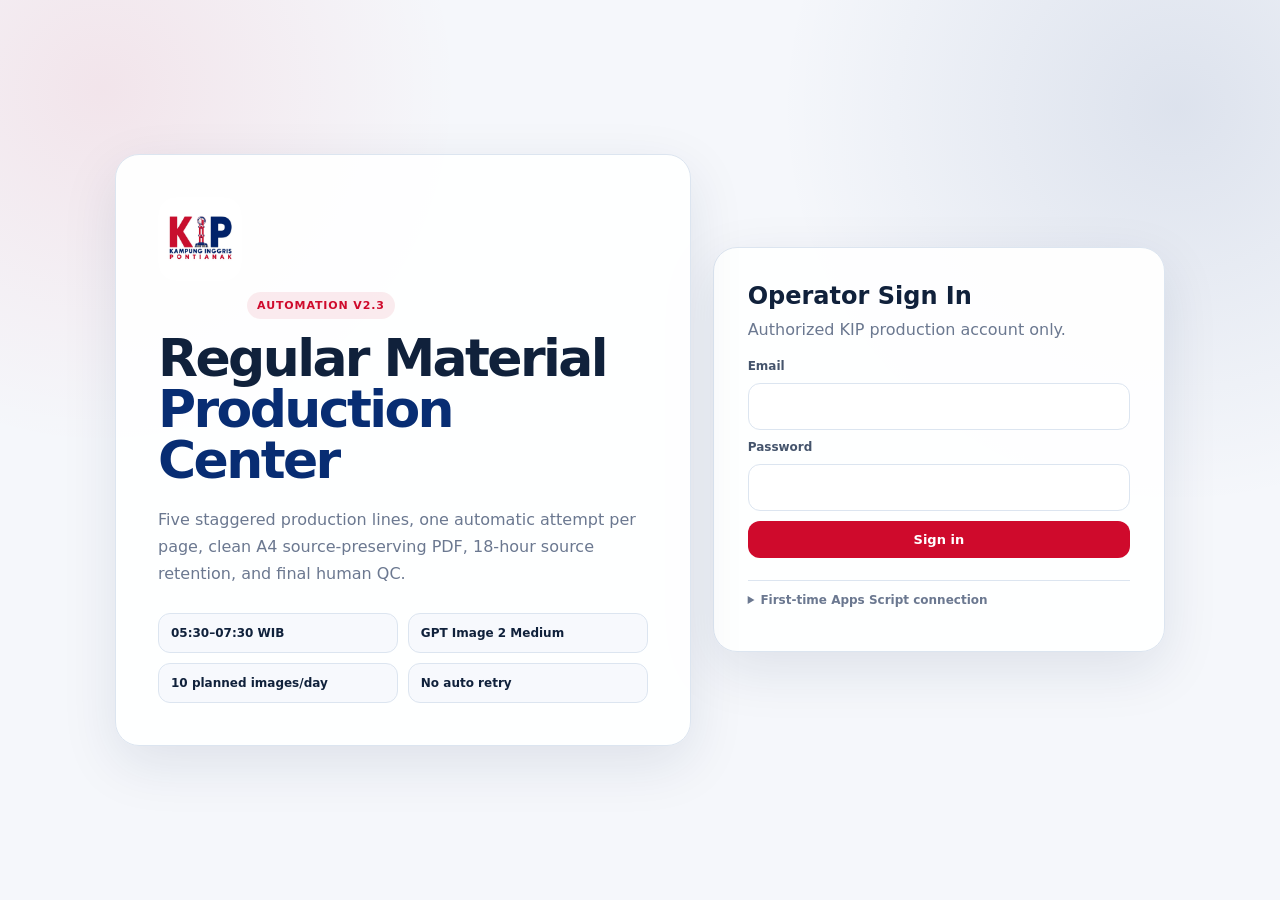
<file: index.html>
<!doctype html>
<html lang="en">
<head>
  <meta charset="utf-8" />
  <meta name="viewport" content="width=device-width,initial-scale=1" />
  <meta name="theme-color" content="#082d73" />
  <title>KIP Automatic Material Production</title>
  <link rel="stylesheet" href="./styles.css" />
</head>
<body>
  <div class="glow glow-red"></div><div class="glow glow-blue"></div>

  <section id="loginView" class="login-view">
    <div class="login-shell">
      <div class="login-brand panel">
        <img src="./assets/kip-logo.jpg" class="login-logo" alt="KIP" />
        <span class="eyebrow">AUTOMATION V2.3</span>
        <h1>Regular Material<br><span>Production Center</span></h1>
        <p>Five staggered production lines, one automatic attempt per page, clean A4 source-preserving PDF, 18-hour source retention, and final human QC.</p>
        <div class="mini-grid">
          <span>05:30–07:30 WIB</span><span>GPT Image 2 Medium</span><span>10 planned images/day</span><span>No auto retry</span>
        </div>
      </div>
      <form id="loginForm" class="login-card panel">
        <h2>Operator Sign In</h2><p>Authorized KIP production account only.</p>
        <label>Email</label><input id="loginEmail" type="email" required autocomplete="username" />
        <label>Password</label><input id="loginPassword" type="password" required autocomplete="current-password" />
        <button id="loginBtn" class="btn btn-red" type="submit">Sign in</button>
        <details class="connection"><summary>First-time Apps Script connection</summary><label>Web App /exec URL</label><input id="gasUrlInput" type="url" placeholder="https://script.google.com/macros/s/.../exec" /><button id="saveGasUrlBtn" type="button" class="btn btn-ghost">Save connection</button></details>
        <div id="loginStatus" class="status hidden"></div>
      </form>
    </div>
  </section>

  <main id="appView" class="hidden">
    <header class="topbar">
      <div class="brand"><img src="./assets/kip-logo.jpg" alt="KIP"/><div><strong>KIP Automatic Production</strong><small>Regular Material · Automation V2.3</small></div></div>
      <div class="top-actions"><a href="./utilities.html#imagesToPdf" class="btn btn-ghost">PDF Converter</a><a href="./utilities.html#backgroundToWhite" class="btn btn-ghost">White Background</a><button id="logoutBtn" class="btn btn-ghost">Sign out</button></div>
    </header>

    <section class="hero shell">
      <div><span class="eyebrow">CONTROLLED AUTOMATION</span><h1>Generate once.<br><span>Review from Drive.</span></h1><p>The dashboard stays light: generated pages and PDFs are opened through their Google Drive links instead of loading large files inside the UI. Final PDF pages preserve the complete generated source image with no crop or stretch; any unavoidable A4 whitespace is centered evenly.</p></div>
      <div class="hero-card"><div class="hero-kpi"><b>18h</b><span>source image retention</span></div><div class="hero-kpi"><b>0×</b><span>automatic retries</span></div><div class="hero-kpi"><b>31 Aug</b><span>curriculum sequence start</span></div></div>
    </section>

    <section class="shell schedule-panel panel">
      <div class="section-head"><div><span class="eyebrow">DAILY SCHEDULE · WIB</span><h2>Five independent production windows</h2></div><div class="link-row"><a id="generationLogLink" class="btn btn-ghost disabled" target="_blank" rel="noopener">Generation Log</a><a id="driveFolderLink" class="btn btn-ghost disabled" target="_blank" rel="noopener">Regular Material Drive</a></div></div>
      <div id="scheduleGrid" class="schedule-grid"></div>
    </section>

    <section class="shell controls panel">
      <div class="date-control">
        <label>Curriculum material date</label>
        <small>Sequence starts Monday, 31 August 2026 · weekdays only</small>
        <div class="date-row">
          <button id="prevDateBtn" class="btn btn-ghost" type="button">← Previous</button>
          <input id="materialDate" type="date" min="2026-08-31" />
          <button id="nextDateBtn" class="btn btn-ghost" type="button">Next →</button>
          <button id="startDateBtn" class="btn btn-ghost" type="button">Start date</button>
          <button id="loadBtn" class="btn btn-navy" type="button">Load production</button>
        </div>
      </div>
      <div class="summary"><div><b id="summaryLoaded">0 / 5</b><span>Loaded</span></div><div><b id="summaryP1">0 / 5</b><span>P1 ready</span></div><div><b id="summaryP2">0 / 5</b><span>P2 ready</span></div><div><b id="summaryPdf">0 / 5</b><span>PDF ready</span></div><div><b id="summaryQc">0 / 5</b><span>QC approved</span></div></div>
    </section>

    <div id="globalStatus" class="shell status hidden"></div>
    <section id="materialsGrid" class="shell materials-grid"><div class="empty panel"><b>Load a curriculum date</b><p>Start from 31 August 2026 and move through weekdays only.</p></div></section>
  </main>

  <div id="runModal" class="modal hidden" aria-modal="true" role="dialog">
    <div class="modal-card run-modal-card">
      <div class="modal-head"><div><small>MANUAL PRODUCTION</small><h3 id="runModalTitle">Run level manually</h3></div><button id="closeRunModalBtn" class="icon-btn" type="button">×</button></div>
      <div class="run-info-grid">
        <div><span>Date</span><b id="runModalDate">—</b></div>
        <div><span>Level</span><b id="runModalLevel">—</b></div>
        <div><span>Material ID</span><b id="runModalMaterialId">—</b></div>
      </div>
      <div class="run-steps">
        <div class="run-step"><i>1</i><div><b>Page 1</b><span id="runModalP1">Check current state</span></div></div>
        <div class="run-step"><i>2</i><div><b>Page 2</b><span id="runModalP2">Uses Page 1 reference</span></div></div>
        <div class="run-step"><i>3</i><div><b>Full-page PDF</b><span id="runModalPdf">Built without another OpenAI image call</span></div></div>
      </div>
      <div id="runModalNotice" class="run-notice">The backend will skip anything already completed or already automatically attempted. There are no automatic retries.</div>
      <div id="runModalStatus" class="status hidden"></div>
      <div class="modal-actions"><button id="cancelRunBtn" class="btn btn-ghost" type="button">Cancel</button><button id="confirmRunBtn" class="btn btn-red" type="button">Run this level</button></div>
    </div>
  </div>

  <script src="./app.js"></script>
</body>
</html>
</file>
<file: styles.css>
:root{--red:#cf0a2c;--navy:#082d73;--blue:#16489f;--ink:#10213b;--muted:#6b7890;--line:#dce5f0;--bg:#f5f7fb;--ok:#11865e;--warn:#b96b00;--bad:#c83549;--shadow:0 18px 55px rgba(18,42,82,.10)}*{box-sizing:border-box}html{scroll-behavior:smooth}body{margin:0;background:radial-gradient(circle at 8% 10%,rgba(207,10,44,.08),transparent 25%),radial-gradient(circle at 92% 12%,rgba(8,45,115,.10),transparent 28%),var(--bg);font-family:Inter,ui-sans-serif,system-ui,-apple-system,"Segoe UI",sans-serif;color:var(--ink)}button,input{font:inherit}.hidden{display:none!important}.shell{width:min(1240px,calc(100% - 32px));margin:auto}.panel{background:rgba(255,255,255,.95);border:1px solid var(--line);border-radius:24px;box-shadow:var(--shadow)}.btn{display:inline-flex;align-items:center;justify-content:center;gap:8px;border:0;border-radius:12px;padding:11px 15px;text-decoration:none;font-weight:800;font-size:13px;cursor:pointer;transition:.2s}.btn:hover:not(:disabled){transform:translateY(-1px)}.btn:disabled,.btn.disabled{opacity:.42;pointer-events:none}.btn-red{background:var(--red);color:white}.btn-navy{background:var(--navy);color:white}.btn-ghost{background:#fff;color:var(--navy);border:1px solid var(--line)}.btn-ok{background:var(--ok);color:white}.eyebrow{display:inline-flex;padding:7px 10px;border-radius:999px;background:rgba(207,10,44,.08);color:var(--red);font-size:11px;font-weight:900;letter-spacing:.08em}.login-view{min-height:100vh;display:grid;place-items:center;padding:28px}.login-shell{width:min(1050px,100%);display:grid;grid-template-columns:1.12fr .88fr;gap:22px}.login-brand{padding:42px;position:relative;overflow:hidden}.login-logo{width:84px;height:84px;object-fit:contain;border-radius:18px;margin-bottom:28px}.login-brand h1{font-size:52px;line-height:.98;letter-spacing:-.05em;margin:14px 0 20px}.login-brand h1 span{color:var(--navy)}.login-brand p{color:var(--muted);line-height:1.7;max-width:620px}.mini-grid{display:grid;grid-template-columns:1fr 1fr;gap:10px;margin-top:26px}.mini-grid span{padding:12px;background:#f7f9fd;border:1px solid var(--line);border-radius:12px;font-weight:800;font-size:12px}.login-card{padding:34px;display:flex;flex-direction:column;gap:10px;align-self:center}.login-card h2{margin:0}.login-card p{margin:0 0 10px;color:var(--muted)}label{font-size:12px;font-weight:900;color:#45546c}input{width:100%;padding:13px 14px;border:1px solid var(--line);border-radius:12px;outline:none;background:#fff}input:focus{border-color:var(--navy);box-shadow:0 0 0 4px rgba(8,45,115,.08)}.connection{margin-top:12px;padding-top:12px;border-top:1px solid var(--line)}.connection summary{cursor:pointer;font-size:12px;font-weight:800;color:var(--muted);margin-bottom:10px}.connection .btn{margin-top:8px;width:100%}.topbar{position:sticky;top:12px;z-index:20;width:min(1240px,calc(100% - 32px));margin:12px auto;background:rgba(255,255,255,.9);backdrop-filter:blur(15px);border:1px solid var(--line);border-radius:18px;padding:10px 14px;display:flex;justify-content:space-between;align-items:center;box-shadow:0 12px 35px rgba(18,42,82,.08)}.brand{display:flex;gap:10px;align-items:center}.brand img{width:48px;height:48px;object-fit:contain;border-radius:11px}.brand strong,.brand small{display:block}.brand small{color:var(--muted);margin-top:2px}.top-actions{display:flex;gap:8px}.hero{padding:58px 0 32px;display:grid;grid-template-columns:1.3fr .7fr;gap:28px;align-items:center}.hero h1{font-size:clamp(44px,6vw,78px);line-height:.94;letter-spacing:-.06em;margin:14px 0 18px}.hero h1 span{color:var(--navy)}.hero p{font-size:17px;line-height:1.75;color:var(--muted);max-width:760px}.hero-card{padding:24px;border-radius:28px;background:linear-gradient(145deg,var(--navy),#0b439d);color:white;display:grid;gap:12px;box-shadow:0 26px 65px rgba(8,45,115,.25)}.hero-kpi{padding:17px;border-radius:17px;background:rgba(255,255,255,.09);border:1px solid rgba(255,255,255,.12)}.hero-kpi b{font-size:30px;display:block}.hero-kpi span{font-size:12px;opacity:.82}.schedule-panel{padding:26px;margin-bottom:20px}.section-head{display:flex;justify-content:space-between;gap:18px;align-items:flex-end}.section-head h2{margin:9px 0 0}.link-row{display:flex;gap:8px;flex-wrap:wrap}.schedule-grid{display:grid;grid-template-columns:repeat(5,1fr);gap:10px;margin-top:20px}.schedule-item{padding:16px;border:1px solid var(--line);background:#f8fafd;border-radius:16px}.schedule-item span{font-size:22px;font-weight:900;color:var(--red)}.schedule-item b,.schedule-item small{display:block}.schedule-item b{margin:6px 0;font-size:13px}.schedule-item small{color:var(--muted)}.controls{padding:20px 24px;margin-bottom:16px;display:grid;grid-template-columns:.8fr 1.2fr;gap:26px;align-items:end}.date-row{display:flex;gap:8px;margin-top:6px}.summary{display:grid;grid-template-columns:repeat(5,1fr);gap:9px}.summary div{padding:12px;border-left:3px solid var(--navy);background:#f8fafd;border-radius:10px}.summary b,.summary span{display:block}.summary b{font-size:18px}.summary span{font-size:11px;color:var(--muted);margin-top:3px}.status{padding:13px 16px;border-radius:13px;margin-bottom:15px;font-size:13px;font-weight:700}.status.info{background:#edf4ff;color:var(--navy)}.status.ok{background:#edf9f5;color:var(--ok)}.status.warn{background:#fff6e7;color:var(--warn)}.status.error{background:#fff0f2;color:var(--bad)}.materials-grid{display:grid;grid-template-columns:1fr;gap:16px;padding-bottom:60px}.material{padding:24px;overflow:hidden}.material-top{display:flex;justify-content:space-between;gap:18px}.level{display:inline-flex;padding:6px 9px;border-radius:999px;background:rgba(8,45,115,.08);color:var(--navy);font-size:11px;font-weight:900}.material h3{font-size:24px;margin:9px 0 5px}.material-top p{margin:0;color:var(--muted)}.schedule-time{font-size:22px;font-weight:900;color:var(--red);white-space:nowrap}.chips{display:flex;gap:7px;flex-wrap:wrap;margin:16px 0}.chips span{padding:6px 9px;border-radius:999px;background:#f6f8fc;border:1px solid var(--line);font-size:11px;font-weight:800}.asset-grid{display:grid;grid-template-columns:1fr 1fr;gap:12px}.asset-card{padding:16px;border:1px solid var(--line);border-radius:16px;background:#fbfcff}.asset-head{display:flex;justify-content:space-between;align-items:center}.pill{display:inline-flex;padding:5px 8px;border-radius:999px;background:#edf0f5;color:#657188;font-size:10px;font-weight:900}.pill.ok{background:#eaf8f3;color:var(--ok)}.pill.work{background:#edf4ff;color:var(--navy)}.pill.bad{background:#fff0f2;color:var(--bad)}.asset-meta{display:flex;gap:8px;flex-wrap:wrap;margin:10px 0 14px}.asset-meta span{font-size:11px;color:var(--muted)}.asset-meta .expired{color:var(--bad);font-weight:800}.asset-actions,.pdf-actions{display:flex;gap:8px;flex-wrap:wrap}.pdf-row{margin-top:12px;border-radius:16px;background:linear-gradient(135deg,#f7f9fd,#fff);border:1px solid var(--line);padding:16px;display:flex;justify-content:space-between;gap:18px;align-items:center}.pdf-row b{margin-right:8px}.pdf-row small{display:block;color:var(--muted);margin-top:5px}.card-foot{margin-top:14px;padding-top:14px;border-top:1px dashed var(--line);display:flex;gap:12px;align-items:center}.card-foot span{font-size:11px;color:var(--muted)}.warning,.error-box{padding:11px 13px;border-radius:12px;margin:10px 0;font-size:12px;font-weight:700}.warning{background:#fff7e8;color:#996000}.error-box{background:#fff0f2;color:var(--bad)}.empty,.missing{padding:45px;text-align:center}.modal{position:fixed;inset:0;background:rgba(8,18,38,.76);z-index:50;display:grid;place-items:center;padding:22px;backdrop-filter:blur(8px)}.modal-card{width:min(900px,96vw);max-height:94vh;overflow:auto;background:white;border-radius:20px;padding:18px}.modal-head{display:flex;justify-content:space-between;align-items:center}.modal-head h3{margin:3px 0 12px}.icon-btn{border:0;background:#f1f4f9;width:38px;height:38px;border-radius:50%;font-size:25px}.modal img{width:min(620px,100%);margin:auto;border:1px solid var(--line);box-shadow:0 12px 35px rgba(18,42,82,.12)}.modal-note{color:var(--muted);font-size:12px;text-align:center}.loader{width:13px;height:13px;border:2px solid currentColor;border-right-color:transparent;border-radius:50%;animation:spin .7s linear infinite}@keyframes spin{to{transform:rotate(360deg)}}@media(max-width:900px){.login-shell,.hero,.controls{grid-template-columns:1fr}.schedule-grid{grid-template-columns:repeat(2,1fr)}.summary{grid-template-columns:repeat(3,1fr)}.asset-grid{grid-template-columns:1fr}.section-head,.pdf-row{align-items:flex-start;flex-direction:column}.login-brand h1{font-size:42px}}@media(max-width:600px){.shell,.topbar{width:min(100% - 18px,1240px)}.login-view{padding:10px}.login-brand,.login-card{padding:24px}.topbar{top:6px}.top-actions .btn:first-child{display:none}.hero{padding-top:35px}.schedule-grid,.summary{grid-template-columns:1fr 1fr}.date-row{flex-wrap:wrap}.date-row input{flex-basis:100%}.asset-actions .btn,.asset-actions a{flex:1}.card-foot{align-items:flex-start;flex-direction:column}}
/* Automation V2.3 refinements */
.date-control>small{display:block;color:var(--muted);font-size:11px;margin-top:4px}.date-control .date-row{align-items:center}.date-control .date-row input{min-width:155px}.drive-note{margin:11px 0 0;color:var(--muted);font-size:10.5px;line-height:1.55}.asset-actions>a.btn{min-width:168px}.run-modal-card{width:min(720px,96vw);padding:24px}.run-info-grid{display:grid;grid-template-columns:1fr 1fr 1.3fr;gap:10px;margin:8px 0 18px}.run-info-grid>div{padding:13px;border:1px solid var(--line);border-radius:13px;background:#f8fafd;min-width:0}.run-info-grid span,.run-info-grid b{display:block}.run-info-grid span{font-size:10px;text-transform:uppercase;letter-spacing:.06em;color:var(--muted);font-weight:900}.run-info-grid b{margin-top:5px;font-size:12px;overflow-wrap:anywhere}.run-steps{display:grid;gap:9px}.run-step{display:flex;gap:12px;align-items:center;padding:13px;border:1px solid var(--line);border-radius:14px;background:#fff}.run-step i{font-style:normal;display:grid;place-items:center;width:32px;height:32px;border-radius:50%;background:var(--navy);color:#fff;font-weight:900}.run-step b,.run-step span{display:block}.run-step span{font-size:11px;color:var(--muted);margin-top:3px}.run-notice{padding:13px 14px;border-radius:13px;background:#fff7e8;color:#875700;font-size:12px;font-weight:700;line-height:1.55;margin:15px 0}.modal-actions{display:flex;justify-content:flex-end;gap:9px;margin-top:14px}.modal-head small{color:var(--red);font-weight:900;letter-spacing:.08em}.pdf-row .btn-navy,.asset-actions .btn-navy{box-shadow:0 8px 20px rgba(8,45,115,.12)}
@media(max-width:800px){.run-info-grid{grid-template-columns:1fr}.date-control .date-row{display:grid;grid-template-columns:1fr 1fr}.date-control .date-row input{grid-column:1/-1}.date-control .date-row #loadBtn{grid-column:1/-1}.asset-actions>a.btn{min-width:0}}
</file>
